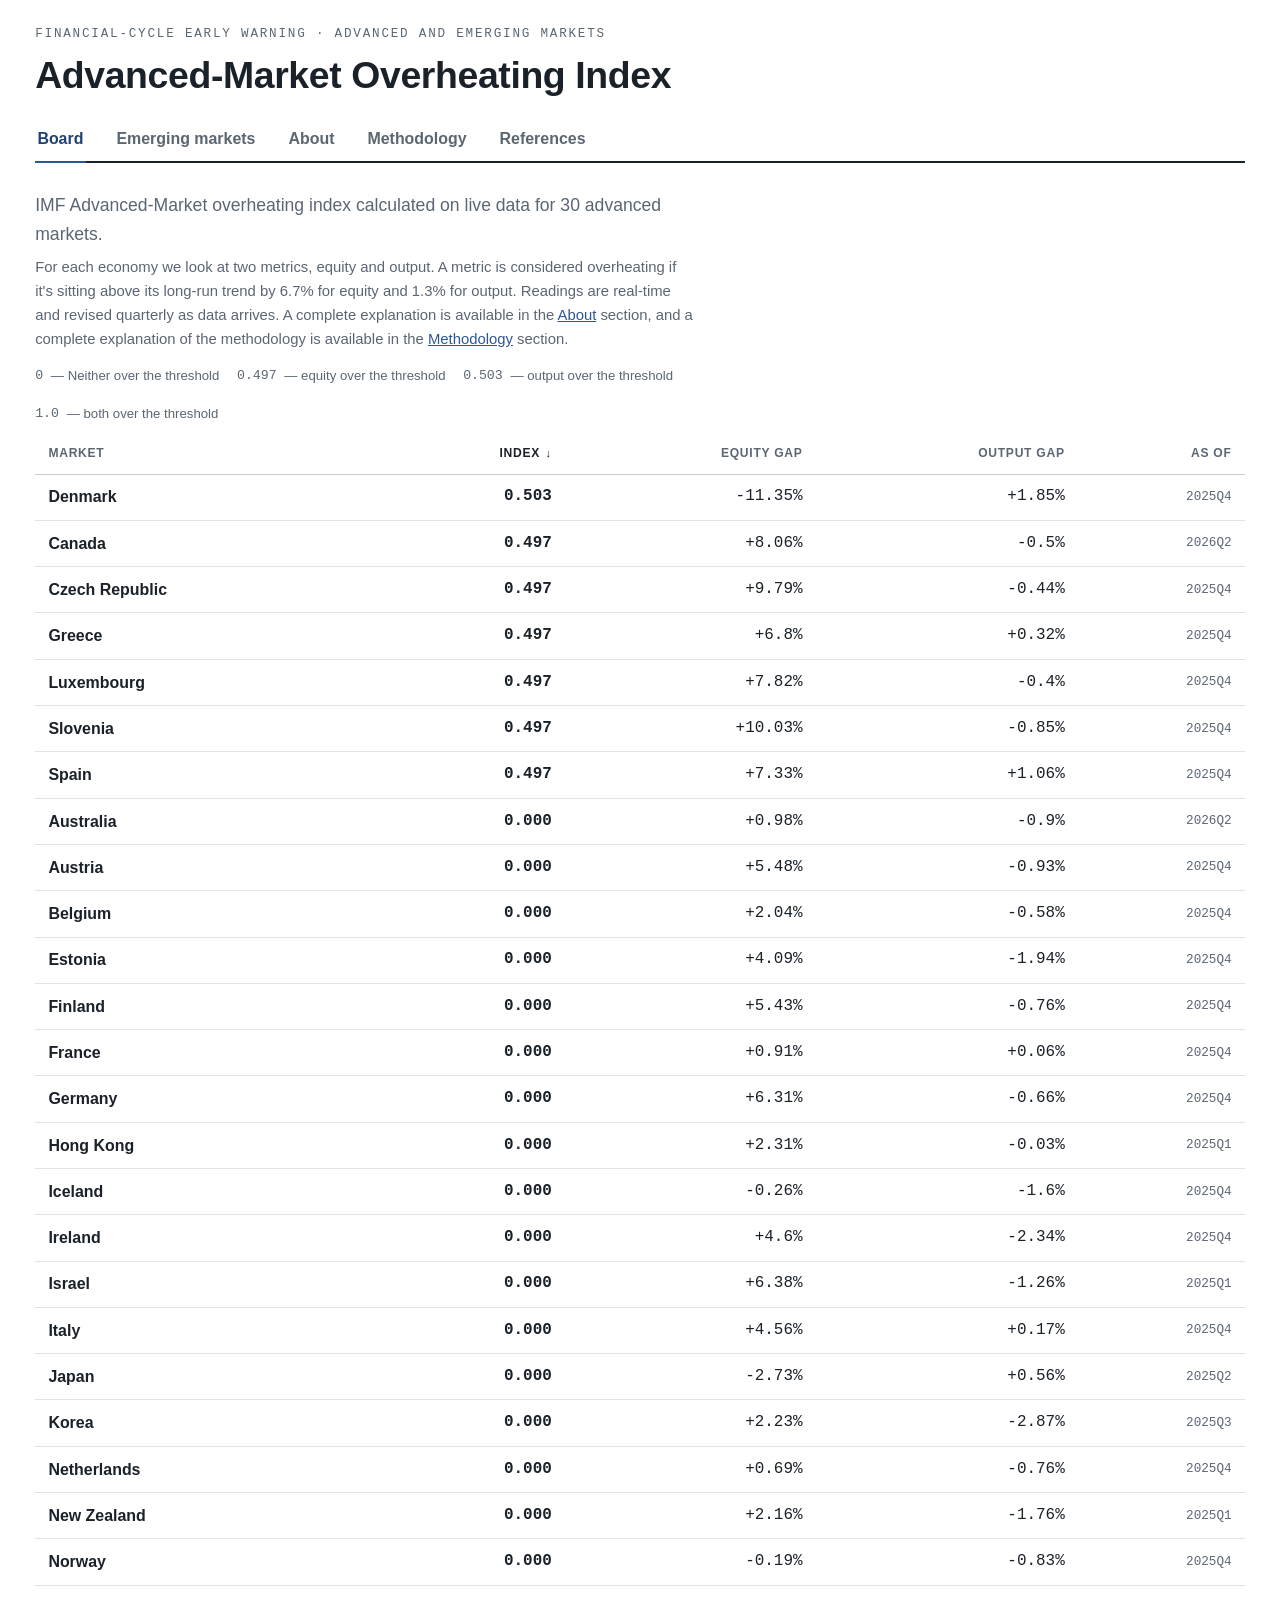
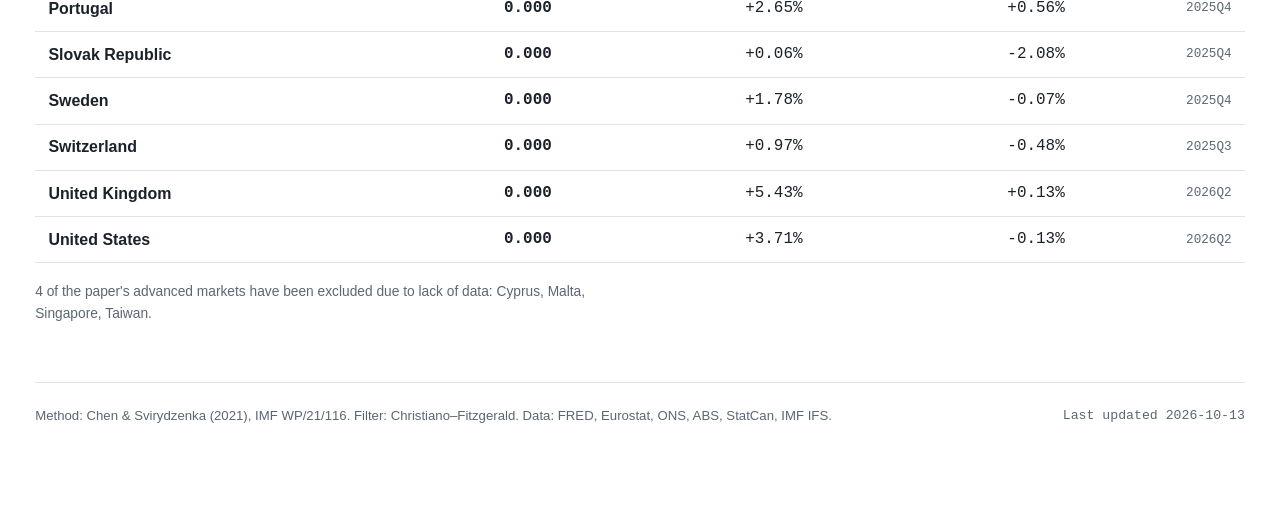
<file: docs/index.html>
<!doctype html>
<html lang="en">
<head>
<meta charset="utf-8">
<meta name="viewport" content="width=device-width,initial-scale=1">
<title>Financial Cycles — Advanced-Market Overheating Index</title>
<link rel="icon" href="data:image/svg+xml,<svg xmlns=%22http://www.w3.org/2000/svg%22 viewBox=%220 0 100 100%22><text y=%22.9em%22 font-size=%2290%22>🌡️</text></svg>">
<link rel="stylesheet" href="styles.css">
</head>
<body>
<div id="tt" role="status" aria-live="off"></div>
<div id="qmenu"></div>

<main class="wrap">
  <div class="mast">
    <div class="kicker">Financial-cycle early warning &middot; Advanced and emerging markets</div>
    <h1 id="pageTitle">Advanced-Market Overheating Index</h1>
    <nav class="tabs">
      <a class="tab active" href="#board" data-view="board">Board</a>
      <a class="tab" href="#emerging" data-view="emerging">Emerging markets</a>
      <a class="tab" href="about.html">About</a>
      <a class="tab" href="methodology.html">Methodology</a>
      <a class="tab" href="references.html">References</a>
    </nav>
  </div>

  <!-- ===================== BOARD ===================== -->
  <div class="view active" id="board">
    <section style="margin-top:26px">
      <div class="sec-head">
        <p class="lede">IMF Advanced-Market overheating index calculated on live data for
          <span id="ovN"></span> advanced markets.</p>
        <p class="boardnote">For each economy we look at two metrics, equity and output.
          A metric is considered overheating if it's sitting above its long-run trend by
          6.7% for equity and 1.3% for output. Readings are real-time and revised quarterly as data arrives.
          A complete explanation is available in the <a href="about.html">About</a>
          section, and a complete explanation of the methodology is available in the
          <a href="methodology.html">Methodology</a> section.</p>
        <div class="strip-legend" style="margin-top:12px">
          <span><span class="mono">0</span> — Neither over the threshold</span>
          <span><span class="mono">0.497</span> — equity over the threshold</span>
          <span><span class="mono">0.503</span> — output over the threshold</span>
          <span><span class="mono">1.0</span> — both over the threshold</span>
        </div>
      </div>
      <table class="board" id="board-table">
        <thead><tr>
          <th data-sort="name">Market</th>
          <th data-sort="oi"  class="r" aria-sort="descending">Index</th>
          <th data-sort="eq"  class="r">Equity gap</th>
          <th data-sort="gd"  class="r">Output gap</th>
          <th data-sort="q"   class="r">As of</th>
        </tr></thead>
        <tbody></tbody>
      </table>
      <p class="cap" id="coverage"></p>
    </section>
  </div>

  <!-- ===================== EMERGING MARKETS ===================== -->
  <div class="view" id="emerging">
    <section style="margin-top:26px">
      <h2>Emerging-market cycle monitors</h2>
      <p class="boardnote">Exploratory credit/equity/property index for <span id="emCount"></span>
        emerging markets with complete data. The index uses thresholds
        of +2.9%, +10.3%, and +7.5% and normalized weights of
        0.242, 0.373, and 0.385, respectively. Filter bands are credit 5–43, equity 8–18,
        and property 4–29 quarters. Markets without all three required series are excluded;
        no partial index is calculated.</p>
      <table class="board" id="em-board">
        <thead><tr>
          <th data-sort="name">Market</th>
          <th data-sort="oi" class="r" aria-sort="descending">Index</th>
          <th data-sort="credit" class="r">Credit gap</th>
          <th data-sort="equity" class="r">Real equity gap</th>
          <th data-sort="property" class="r">Property gap</th>
          <th data-sort="q" class="r">As of</th>
        </tr></thead>
        <tbody></tbody>
      </table>
      <p class="cap" id="emCoverage"></p>
    </section>
  </div>

  <!-- ===================== DETAIL ===================== -->
  <div class="view" id="detail">
    <button class="backbtn" id="back">&larr; All markets</button>
    <p class="eyebrow" id="dEyebrow">Advanced-market overheating</p>
    <div class="verdict" id="verdict"></div>
    <section>
      <figure id="equityFigure">
        <div class="fig-head">
          <span class="fig-title">Real equity-price gap</span>
          <span class="fig-note" id="equityNote">threshold <span class="mono">+6.7%</span> &middot; band 8–22 quarters</span>
        </div>
        <div id="chartEquity"></div>
      </figure>
      <figure id="gdpFigure">
        <div class="fig-head">
          <span class="fig-title">Output gap</span>
          <span class="fig-note" id="gdpNote">threshold <span class="mono">+1.3%</span> &middot; band 3–51 quarters</span>
        </div>
        <div id="chartGdp"></div>
      </figure>
      <figure id="creditFigure" hidden>
        <div class="fig-head">
          <span class="fig-title">Credit gap</span>
          <span class="fig-note" id="creditNote"></span>
        </div>
        <div id="chartCredit"></div>
      </figure>
      <figure id="propertyFigure" hidden>
        <div class="fig-head">
          <span class="fig-title">Property gap</span>
          <span class="fig-note" id="propertyNote"></span>
        </div>
        <div id="chartProperty"></div>
      </figure>
    </section>
    <section id="signalSection">
      <div class="sec-head">
        <h2>The signal each quarter</h2>
        <p>Each cell is what the index would have measured at each quarter.
          Dark underlines mark systemic banking crises as defined by Laeven&ndash;Valencia
          (2026 update, WP/26/94). Because the crisis window is capped at five years,
          a fading tail indicates that the episode may have continued beyond that limit,
          but after the cap it is no longer considered a formal crisis by the database.
          The database observes 1970&ndash;2025.</p>
      </div>
      <figure>
        <div id="strip"></div>
        <div class="strip-legend">
          <span><span class="swatch" style="background:var(--calm)"></span> Calm</span>
          <span><span class="swatch" style="background:var(--heat-1)"></span> One signal over threshold</span>
          <span><span class="swatch" style="background:var(--heat-2)"></span> Both over threshold</span>
          <span><span class="swatch-line"></span> Systemic banking crisis, as defined by
            <a href="https://www.imf.org/en/publications/wp/issues/2026/05/14/systemic-banking-crises-database-1970-2025-576036" target="_blank" rel="noopener">Laeven &amp; Valencia</a></span>
          <span id="lvDots"><span class="swatch-dots"></span> Time not covered by Laeven &amp; Valencia (1970&ndash;2025)</span>
        </div>
      </figure>
    </section>
    <div class="callout" id="dCaveat"></div>
  </div>
  <footer id="pageFooter">
    <span>Method: Chen &amp; Svirydzenka (2021), IMF WP/21/116. Filter: Christiano–Fitzgerald.
      Data: FRED, Eurostat, ONS, ABS, StatCan, IMF IFS.</span>
    <span id="ovVintage" class="mono"></span>
  </footer>
</main>

<script src="index_data.js"></script>
<script>
const $=(s,el=document)=>el.querySelector(s);
const NS="http://www.w3.org/2000/svg";
const el=(t,a,p)=>{const e=document.createElementNS(NS,t);for(const k in a)e.setAttribute(k,a[k]);if(p)p.appendChild(e);return e;};
const qNum=q=>{const m=/^(\d{4})Q(\d)$/.exec(q);return +m[1]+(+m[2]-1)/4;};
const css=v=>getComputedStyle(document.documentElement).getPropertyValue(v).trim();
const markets=[...DATA.countries,...(DATA.emerging_markets||[])];
const byName=Object.fromEntries(markets.map(c=>[c.name,c]));
const tt=$("#tt");
function showTT(html,x,y){tt.innerHTML=html;tt.style.opacity=1;const w=tt.offsetWidth,h=tt.offsetHeight;
  let L=x+14,T=y-h-12;if(L+w>innerWidth-8)L=x-w-14;if(T<8)T=y+16;tt.style.left=L+"px";tt.style.top=T+"px";}
function hideTT(){tt.style.opacity=0;}
const sign=v=>(v>0?"+":"")+v;

/* ---------- board grid ---------- */
(function(){
  $("#ovN").textContent=DATA.summary.n;
  const tbody=$("#board-table tbody");
  const key={name:c=>c.name,oi:c=>c.latest.oi,eq:c=>c.latest.eq,gd:c=>c.latest.gd,q:c=>c.latest.q};
  let sortBy="oi",desc=true;
  function draw(){
    const rows=[...DATA.countries].sort((a,b)=>{
      const x=key[sortBy](a),y=key[sortBy](b);
      const d=typeof x==="string"?x.localeCompare(y):x-y;
      return (desc?-d:d)||a.name.localeCompare(b.name);   // name breaks every tie
    });
    tbody.innerHTML="";
    rows.forEach(c=>{
      const L=c.latest,tr=document.createElement("tr");
      tr.tabIndex=0; tr.setAttribute("role","link");
      tr.setAttribute("aria-label",`${c.name}, index ${L.oi.toFixed(3)}, equity gap ${sign(L.eq)} percent, output gap ${sign(L.gd)} percent, as of ${L.q}`);
      tr.innerHTML=`<td class="nm">${c.name}</td>
        <td class="oi">${L.oi.toFixed(3)}</td>
        <td class="num">${sign(L.eq)}%</td>
        <td class="num">${sign(L.gd)}%</td>
        <td class="q">${L.q}</td>`;
      tr.addEventListener("click",()=>showDetail(c.name));
      tr.addEventListener("keydown",e=>{if(e.key==="Enter"||e.key===" "){e.preventDefault();showDetail(c.name);}});
      tbody.appendChild(tr);
    });
    $("#board-table").querySelectorAll("th[data-sort]").forEach(th=>{
      const on=th.dataset.sort===sortBy;
      th.classList.toggle("sorted",on);
      if(on)th.setAttribute("aria-sort",desc?"descending":"ascending"); else th.removeAttribute("aria-sort");
    });
  }
  $("#board-table").querySelectorAll("th[data-sort]").forEach(th=>{
    th.addEventListener("click",()=>{
      const k=th.dataset.sort;
      if(k===sortBy)desc=!desc; else {sortBy=k;desc=k!=="name";}  // text sorts A-Z, numbers high-first
      draw();
    });
  });
  draw();
  $("#coverage").innerHTML=`${DATA.dropped.length} of the paper's advanced markets have been
    excluded due to lack of data: ${DATA.dropped.join(", ")}.`;
  const monitors=DATA.emerging_markets||[];
  $("#emCount").textContent=DATA.summary.n_emerging_scored;
  const emergingDropped=DATA.emerging_dropped||[];
  $("#emCoverage").innerHTML=`${emergingDropped.length} of the paper's emerging markets have been
    excluded due to lack of data: ${emergingDropped.join(", ")}.`;
  const emBody=$("#em-board tbody");
  const emKey={
    name:c=>c.name,
    oi:c=>c.latest.oi,
    credit:c=>c.latest.credit,
    equity:c=>c.latest.equity,
    property:c=>c.latest.property,
    q:c=>c.latest.q,
  };
  let emSortBy="oi",emDesc=true;
  function drawEmerging(){
    const rows=[...monitors].sort((a,b)=>{
      const x=emKey[emSortBy](a),y=emKey[emSortBy](b);
      const d=typeof x==="string"?x.localeCompare(y):x-y;
      return (emDesc?-d:d)||a.name.localeCompare(b.name);
    });
    emBody.innerHTML="";
    rows.forEach(c=>{
      const tr=document.createElement("tr");
      const L=c.latest;
      tr.tabIndex=0;tr.setAttribute("role","link");
      tr.setAttribute("aria-label",`${c.name}, exploratory index ${L.oi.toFixed(3)}, credit gap ${sign(L.credit)} percent, equity gap ${sign(L.equity)} percent, property gap ${sign(L.property)} percent, as of ${L.q}`);
      tr.innerHTML=`<td class="nm">${c.name}</td>
        <td class="oi">${L.oi.toFixed(3)}</td>
        <td class="num">${sign(L.credit)}%</td><td class="num">${sign(L.equity)}%</td>
        <td class="num">${sign(L.property)}%</td><td class="q">${L.q}</td>`;
      tr.addEventListener("click",()=>showDetail(c.name));
      tr.addEventListener("keydown",e=>{if(e.key==="Enter"||e.key===" "){e.preventDefault();showDetail(c.name);}});
      emBody.appendChild(tr);
    });
    $("#em-board").querySelectorAll("th[data-sort]").forEach(th=>{
      const on=th.dataset.sort===emSortBy;
      th.classList.toggle("sorted",on);
      if(on)th.setAttribute("aria-sort",emDesc?"descending":"ascending"); else th.removeAttribute("aria-sort");
    });
  }
  $("#em-board").querySelectorAll("th[data-sort]").forEach(th=>{
    th.addEventListener("click",()=>{
      const k=th.dataset.sort;
      if(k===emSortBy)emDesc=!emDesc;
      else {emSortBy=k;emDesc=k!=="name";}
      drawEmerging();
    });
  });
  drawEmerging();
  const vs=[...DATA.countries,...monitors].map(c=>c.vintage).filter(Boolean).sort();
  $("#ovVintage").textContent="Last updated "+(vs[vs.length-1]||"");
})();

/* ---------- charts ---------- */
function niceTicks(a,b,n){const span=b-a,step0=span/n,mag=Math.pow(10,Math.floor(Math.log10(step0)));
  const norm=step0/mag,step=(norm>=5?5:norm>=2?2:norm>=1?1:0.5)*mag;
  const out=[];for(let t=Math.ceil(a/step)*step;t<=b+1e-9;t+=step)out.push(+t.toFixed(2));return out;}
function lineChart(hostSel,opts){
  const host=$(hostSel); host.innerHTML="";
  const {pts,threshold,name}=opts, W=880,H=opts.height||230,padL=44,padR=16,padT=16,padB=26;
  const xs=[],ys=[];pts.forEach(p=>{if(p.y!=null){xs.push(p.x);ys.push(p.y);}});
  if(!xs.length)return; if(threshold!=null)ys.push(threshold);
  const x0=Math.min(...xs),x1=Math.max(...xs);let y0=Math.min(...ys),y1=Math.max(...ys);
  const pad=(y1-y0)*0.1||1;y0-=pad;y1+=pad;
  const sx=v=>padL+(v-x0)/(x1-x0)*(W-padL-padR),sy=v=>padT+(1-(v-y0)/(y1-y0))*(H-padT-padB);
  const svg=el("svg",{viewBox:`0 0 ${W} ${H}`,class:"chart",role:"img","aria-label":opts.aria||name},host);
  if(threshold!=null){el("rect",{x:padL,y:padT,width:W-padL-padR,height:Math.max(sy(threshold)-padT,0),fill:css('--zone')},svg);}
  niceTicks(y0,y1,4).forEach(tk=>{const gy=sy(tk);
    el("line",{x1:padL,x2:W-padR,y1:gy,y2:gy,stroke:css('--grid'),"stroke-width":1},svg);
    const t=el("text",{x:padL-8,y:gy+3.5,fill:css('--muted'),"font-size":11,"text-anchor":"end","font-family":css('--mono')},svg);
    t.textContent=(tk>0?"+":"")+tk;});
  if(y0<0&&y1>0)el("line",{x1:padL,x2:W-padR,y1:sy(0),y2:sy(0),stroke:css('--border-strong'),"stroke-width":1},svg);
  if(threshold!=null)el("line",{x1:padL,x2:W-padR,y1:sy(threshold),y2:sy(threshold),stroke:css('--heat-1'),"stroke-width":1.5,"stroke-dasharray":"5 4"},svg);
  for(let yr=Math.ceil(x0/10)*10;yr<=x1;yr+=10){const t=el("text",{x:sx(yr),y:H-8,fill:css('--muted'),"font-size":11,"text-anchor":"middle","font-family":css('--mono')},svg);t.textContent=yr;}
  let d="",started=false;pts.forEach(p=>{if(p.y==null){started=false;return;}d+=(started?"L":"M")+sx(p.x).toFixed(1)+" "+sy(p.y).toFixed(1)+" ";started=true;});
  el("path",{d,fill:"none",stroke:css('--data'),"stroke-width":2,"stroke-linejoin":"round","stroke-linecap":"round"},svg);
  const last=[...pts].reverse().find(p=>p.y!=null);
  if(last)el("circle",{cx:sx(last.x),cy:sy(last.y),r:3.4,fill:css('--data'),stroke:css('--surface'),"stroke-width":1.5},svg);
  const cross=el("line",{x1:0,x2:0,y1:padT,y2:H-padB,stroke:css('--border-strong'),"stroke-width":1,opacity:0},svg);
  const dot=el("circle",{r:4,fill:css('--data'),stroke:css('--surface'),"stroke-width":1.5,opacity:0},svg);
  const hit=el("rect",{x:padL,y:padT,width:W-padL-padR,height:H-padT-padB,fill:"transparent"},svg);hit.style.cursor="crosshair";
  svg.addEventListener("mousemove",ev=>{const r=svg.getBoundingClientRect(),mx=(ev.clientX-r.left)/r.width*W;
    let best=null,bd=1e9;pts.forEach(p=>{if(p.y==null)return;const dd=Math.abs(sx(p.x)-mx);if(dd<bd){bd=dd;best=p;}});
    if(!best)return;const gx=sx(best.x);cross.setAttribute("x1",gx);cross.setAttribute("x2",gx);cross.setAttribute("opacity",1);
    dot.setAttribute("cx",gx);dot.setAttribute("cy",sy(best.y));dot.setAttribute("opacity",1);
    showTT(`<div class="tq">${best.q}</div>${name}: <b>${(best.y>0?'+':'')+best.y}%</b>`,ev.clientX,ev.clientY);});
  svg.addEventListener("mouseleave",()=>{hideTT();cross.setAttribute("opacity",0);dot.setAttribute("opacity",0);});
}
function buildStrip(rows,c){
  const crises=c.crises;
  const host=$("#strip");host.innerHTML="";
  // cells are at least 12px wide; short histories stretch to fill the figure exactly,
  // long ones keep the minimum and scroll horizontally
  const MIN=12,H=136,padL=8,padR=8,padT=14,padB=32,n=rows.length;
  const avail=host.clientWidth-padL-padR;
  const cw=Math.max(MIN,avail>0?avail/n:MIN);
  const W=padL+padR+n*cw;
  const x0=qNum(rows[0].q),x1=qNum(rows[n-1].q)+0.25,sx=v=>padL+(v-x0)/(x1-x0)*(W-padL-padR);
  const svg=el("svg",{viewBox:`0 0 ${W} ${H}`,width:W,height:H,class:"stripchart",role:"img","aria-label":"Overheating index by quarter"},host);
  const col=r=>r.oi>=0.99?css('--heat-2'):r.oi>0?css('--heat-1'):css('--calm');
  const yTop=padT,yH=H-padT-padB;
  const gap=Math.max(1.4,cw*0.12);
  rows.forEach((r,i)=>{const rx=sx(qNum(r.q));const rect=el("rect",{x:rx.toFixed(2),y:yTop,width:(cw-gap).toFixed(2),height:yH,rx:1.5,fill:col(r),"data-i":i},svg);rect.style.cursor="pointer";});
  const y0=Math.ceil(qNum(rows[0].q)/5)*5;
  for(let yr=y0;yr<=qNum(rows[n-1].q);yr+=5){const gx=sx(yr);
    el("line",{x1:gx,x2:gx,y1:yTop+yH,y2:yTop+yH+4,stroke:css('--border-strong'),"stroke-width":1},svg);
    const t=el("text",{x:gx,y:H-8,fill:css('--muted'),"font-size":11,"text-anchor":"middle","font-family":css('--mono')},svg);t.textContent=yr;}
  // Laeven-Valencia systemic banking-crisis eras: dark underline beneath the cells.
  // Truncated end dates (durations capped at 5 yrs in the database) trail off in a fade.
  // Outside the observation window of the database (1970-2025) the track turns dotted:
  // there, "no bar" means "no data", not "no crisis".
  const LV0=1970,LV1=2026,yBar=yTop+yH+6,hBar=3.5;  // L&V WP/26/94 observes 1970-2025
  // draw the "not covered" track only when the uncovered span exceeds a year — invisible
  // today, it re-appears by itself as post-2025 quarters accumulate ahead of the next update
  let dotsDrawn=false;
  const dotted=(a,b)=>{if(b-a<=1)return;dotsDrawn=true;
    el("line",{x1:sx(a).toFixed(2),x2:sx(b).toFixed(2),y1:yBar+hBar/2,y2:yBar+hBar/2,
      stroke:css('--border-strong'),"stroke-width":1.5,"stroke-dasharray":"2 5"},svg);};
  dotted(x0,Math.min(x1,LV0));
  dotted(Math.max(x0,LV1),x1);
  const dl=$("#lvDots");if(dl)dl.style.display=dotsDrawn?"":"none";
  if(crises&&crises.length){
    const defs=el("defs",{},svg);
    const gr=el("linearGradient",{id:"lvfade",x1:0,y1:0,x2:1,y2:0},defs);
    el("stop",{offset:"0%","stop-color":css('--ink'),"stop-opacity":.8},gr);
    el("stop",{offset:"100%","stop-color":css('--ink'),"stop-opacity":0},gr);
    crises.forEach(ep=>{
      const xA=Math.max(x0,ep.start),xB=Math.min(x1,ep.end+1);
      if(xB<=xA)return;
      el("rect",{x:sx(xA).toFixed(2),y:yBar,width:(sx(xB)-sx(xA)).toFixed(2),height:hBar,rx:1,
        fill:css('--ink'),opacity:.8},svg);
      if(ep.truncated&&ep.end+1<x1){
        const fB=Math.min(x1,ep.end+2.5);
        el("rect",{x:sx(xB).toFixed(2),y:yBar,width:(sx(fB)-sx(xB)).toFixed(2),height:hBar,
          fill:"url(#lvfade)"},svg);}
    });}
  host.scrollLeft=host.scrollWidth; // land on the most recent quarters
  svg.addEventListener("mousemove",ev=>{const t=ev.target;if(t.tagName!=="rect"||t.getAttribute("data-i")===null){hideTT();return;}
    const r=rows[+t.getAttribute("data-i")];const st=r.oi>=0.99?"Both over threshold":r.oi>0?(r.fe?"Equity over threshold":"Output over threshold"):"Calm";
    const yr=Math.floor(qNum(r.q));
    const ep=(crises||[]).find(e=>yr>=e.start&&yr<=e.end);
    const cx=ep?`<br>Systemic banking crisis${ep.borderline?" (borderline)":""} — L&amp;V`
      :(yr<1970||yr>2025)?`<br>not covered by Laeven–Valencia (1970–2025)`:"";
    showTT(`<div class="tq">${r.q}</div>OI <b>${r.oi.toFixed(3)}</b> &middot; ${st}${cx}`,ev.clientX,ev.clientY);});
  svg.addEventListener("mouseleave",hideTT);
  svg.addEventListener("click",ev=>{const t=ev.target;
    if(t.tagName!=="rect"||t.getAttribute("data-i")===null)return;
    ev.stopPropagation();hideTT();
    openQMenu(c,rows[+t.getAttribute("data-i")],ev.clientX,ev.clientY);});
}
/* click-a-quarter popover: source-data links for the chosen quarter */
const qm=$("#qmenu");
function openQMenu(c,r,x,y){
  const yr=Math.floor(qNum(r.q)),now=new Date().getFullYear();
  const win=rid=>`https://fred.stlouisfed.org/series/${rid}?cosd=${yr-3}-01-01&coed=${Math.min(yr+3,now)}-12-31`;
  const A=(href,txt)=>`<a href="${href}" target="_blank" rel="noopener">${txt} &nearr;</a>`;
  let h=`<div class="tq">${c.name} &middot; ${r.q}</div>`;
  const sourceLabels={credit:"Credit",equity:"Share prices",property:"Real residential property prices",gdp:"Real GDP"};
  for(const [key,source] of Object.entries(c.links||{})){
    const label=sourceLabels[key]||key;
    if(source.p==="fred"||source.p==="fred_graph")
      h+=A(win(source.rid),`${label} around ${yr} — FRED`);
    else if(source.p==="imf_ifs")
      h+=A(`https://db.nomics.world/IMF/IFS/${source.rid}`,`${label} — IMF IFS`);
  }
  if(c.group!=="emerging"){
    const ep=(c.crises||[]).find(e=>yr>=e.start&&yr<=e.end);
    if(ep)h+=`<div class="cx">Systemic banking crisis era (Laeven&ndash;Valencia${ep.borderline?", borderline":""}), ${ep.start}&ndash;${ep.end}${ep.truncated?" (capped)":""}</div>`;
    else if(yr<1970||yr>2025)h+=`<div class="cx">This quarter is outside the Laeven&ndash;Valencia
      database&#39;s observation window (1970&ndash;2025) — it can neither confirm nor rule out
      a crisis here.</div>`;
  }
  qm.innerHTML=h;qm.style.display="block";
  const w=qm.offsetWidth,hh=qm.offsetHeight;
  qm.style.left=Math.min(x+12,innerWidth-w-8)+"px";
  qm.style.top=Math.min(y+12,innerHeight-hh-8)+"px";
}
document.addEventListener("click",e=>{if(qm.style.display==="block"&&!qm.contains(e.target))qm.style.display="none";});
document.addEventListener("keydown",e=>{if(e.key==="Escape")qm.style.display="none";});

/* ---------- detail ---------- */
let current=null;
function renderDetail(c){
  const emerging=c.group==="emerging";
  const emergingCharts={credit:"#chartCredit",equity:"#chartEquity",property:"#chartProperty"};
  $("#signalSection").hidden=emerging;
  $("#verdict").classList.toggle("emerging",emerging);
  if(emerging){
    const L=c.latest;
    const components=["credit","equity","property"];
    const labels={credit:"Credit",equity:"Equity",property:"Property"};
    const figures={credit:"#creditFigure",equity:"#equityFigure",property:"#propertyFigure"};
    const notes={credit:"#creditNote",equity:"#equityNote",property:"#propertyNote"};
    $("#dEyebrow").textContent=`Emerging-market monitor · ${c.name}`;
    $("#verdict").innerHTML=`<div class="dial"><div class="num">${L.oi.toFixed(3)}</div></div>
      <div class="vbody"><h2>${c.name} &mdash; exploratory index · ${L.q}</h2>
      <div class="readouts">
        ${components.map(component=>`<div class="readout"><div class="k">${labels[component]} gap</div><div class="v">${sign(L[component])}% <small>vs +${DATA.emerging_method.thresholds[component]}%</small></div></div>`).join("")}
      </div></div>`;
    components.forEach(component=>{
      $(figures[component]).hidden=false;
      $(notes[component]).textContent=`threshold +${DATA.emerging_method.thresholds[component]}% · band ${DATA.emerging_method.bands[component].join("–")} quarters`;
    });
    $("#gdpFigure").hidden=true;
    $("#dCaveat").innerHTML=`<b>Exploratory, not calibrated for emerging markets.</b> The index
      uses credit, equity, and property thresholds (+${DATA.emerging_method.thresholds.credit}%,
      +${DATA.emerging_method.thresholds.equity}%, +${DATA.emerging_method.thresholds.property}%)
      and normalized weights (${DATA.emerging_method.weights.credit},
      ${DATA.emerging_method.weights.equity}, ${DATA.emerging_method.weights.property}).
      All gaps and the score are reported as of the latest quarter with complete inputs (${L.q}).`;
    components.forEach(component=>{
      c[component]=c[component].filter(point=>qNum(point.q)<=qNum(L.q));
    });
  }else{
    const L=c.latest;
    $("#dEyebrow").textContent=`Advanced-market overheating · ${c.name}`;
    $("#verdict").innerHTML=`
      <div class="dial"><div class="num">${L.oi.toFixed(3)}</div></div>
      <div class="vbody">
        <h2>${c.name} &mdash; ${L.q}</h2>
        <div class="readouts">
          <div class="readout"><div class="k">Equity-price gap</div>
            <div class="v">${sign(L.eq)}% <small>vs +${DATA.thresholds.equity}% threshold</small></div></div>
          <div class="readout"><div class="k">Output gap</div>
            <div class="v">${sign(L.gd)}% <small>vs +${DATA.thresholds.gdp}% threshold</small></div></div>
        </div>
      </div>`;
    $("#equityNote").innerHTML=`threshold <span class="mono">+${DATA.thresholds.equity}%</span> &middot; band 8–22 quarters`;
    $("#gdpNote").innerHTML=`threshold <span class="mono">+${DATA.thresholds.gdp}%</span> &middot; band 3–51 quarters`;
    buildStrip(c.oi_hist,c);
    $("#dCaveat").innerHTML=`<b>Latest reading ${L.q}.</b><br>
      See <a href="methodology.html">Methodology</a> for how real-time readings work.`;
  }
  if(emerging){
    for(const component of ["credit","equity","property"]){
      lineChart(emergingCharts[component],{
        pts:c[component].map(d=>({q:d.q,x:qNum(d.q),y:d.v})),
        threshold:DATA.emerging_method.thresholds[component],
        name:`${component} gap`,aria:`${component} gap for ${c.name}`,
      });
    }
  }else{
    $("#creditFigure").hidden=true;
    $("#propertyFigure").hidden=true;
    $("#equityFigure").hidden=false;
    $("#gdpFigure").hidden=false;
    lineChart("#chartEquity",{pts:c.equity.map(d=>({q:d.q,x:qNum(d.q),y:d.v})),threshold:DATA.thresholds.equity,name:"Equity gap",aria:`Real equity-price gap for ${c.name}`});
    lineChart("#chartGdp",{pts:c.gdp.map(d=>({q:d.q,x:qNum(d.q),y:d.v})),threshold:DATA.thresholds.gdp,name:"Output gap",height:210,aria:`Output gap for ${c.name}`});
  }
}

/* ---------- view routing (market tabs <-> country detail; prose lives on its own pages) ---------- */
let listView="board";
function setView(v){
  for(const id of ["board","emerging","detail"])$("#"+id).classList.toggle("active",id===v);
  $("#pageFooter").hidden=v==="detail";
  const activeTab=v==="detail"?listView:v;
  $("#pageTitle").textContent=activeTab==="emerging"
    ?"Emerging-Market Cycle Monitor":"Advanced-Market Overheating Index";
  $("#back").textContent=activeTab==="emerging"?"← All emerging markets":"← All advanced markets";
  document.querySelectorAll(".tabs .tab[data-view]").forEach(tab=>
    tab.classList.toggle("active",tab.dataset.view===activeTab));
}
function showList(v,updateHash=true){
  listView=v;current=null;setView(v);
  if(updateHash)history.replaceState(null,"","#"+v);
  window.scrollTo(0,0);
}
function showBoard(){showList(listView);}
function showDetail(name){const c=byName[name];if(!c)return;current=name;
  listView=c.group==="emerging"?"emerging":"board";setView("detail");
  renderDetail(c);history.replaceState(null,"","#"+encodeURIComponent(name));window.scrollTo(0,0);}
$("#back").addEventListener("click",showBoard);
document.querySelectorAll(".tabs .tab[data-view]").forEach(tab=>
  tab.addEventListener("click",event=>{
    event.preventDefault();
    showList(tab.dataset.view);
  }));

/* deep-link on load (legacy tab hashes redirect to their own pages) */
(function(){const h=decodeURIComponent(location.hash.slice(1));
  if(h==="about")location.replace("about.html");
  else if(h==="methodology")location.replace("methodology.html");
  else if(h==="references")location.replace("references.html");
  else if(h==="emerging")showList("emerging",false);
  else if(h==="board")showList("board",false);
  else if(h&&byName[h])showDetail(h);})();
</script>
</body>
</html>
</file>
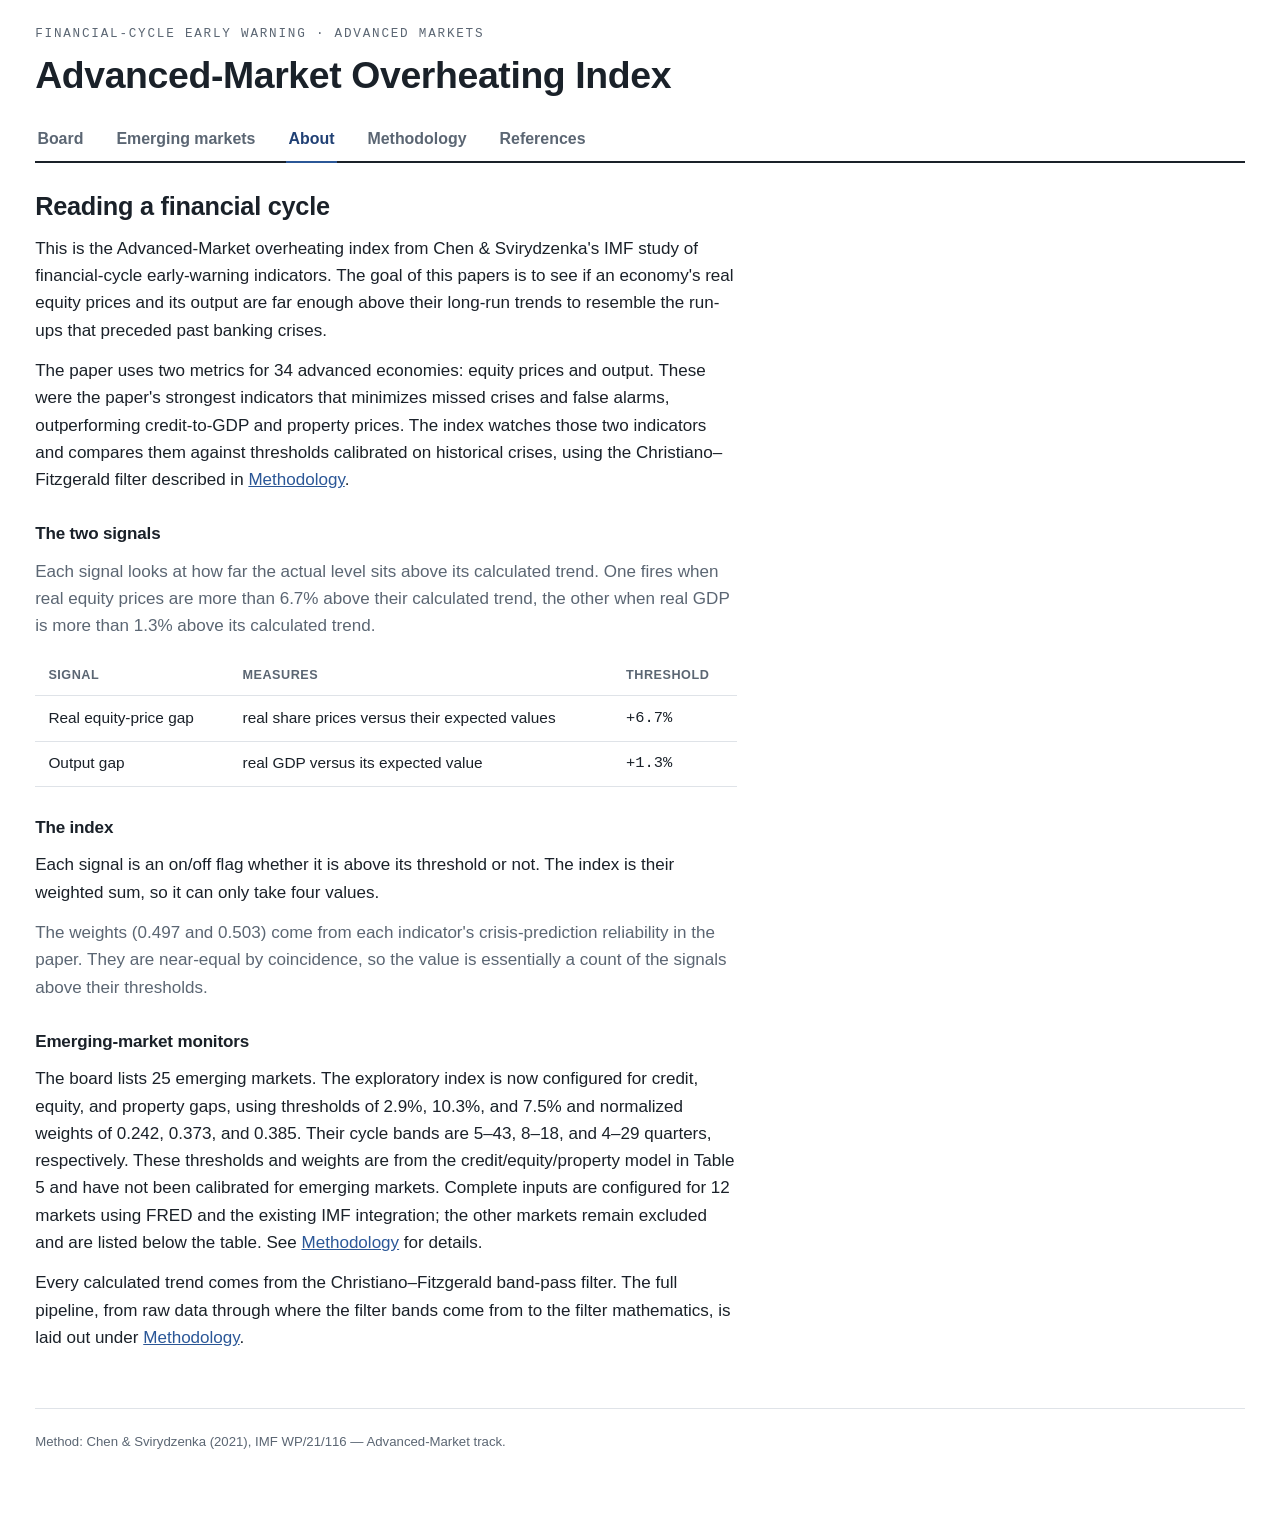
<file: docs/about.html>
<!doctype html>
<html lang="en">
<head>
<meta charset="utf-8">
<meta name="viewport" content="width=device-width,initial-scale=1">
<title>About — Advanced-Market Overheating Index</title>
<link rel="icon" href="data:image/svg+xml,<svg xmlns=%22http://www.w3.org/2000/svg%22 viewBox=%220 0 100 100%22><text y=%22.9em%22 font-size=%2290%22>🌡️</text></svg>">
<link rel="stylesheet" href="styles.css">
</head>
<body>
<main class="wrap">
  <div class="mast">
    <div class="kicker">Financial-cycle early warning &middot; Advanced markets</div>
    <h1>Advanced-Market Overheating Index</h1>
    <nav class="tabs">
      <a class="tab" href="index.html">Board</a>
      <a class="tab" href="index.html#emerging">Emerging markets</a>
      <a class="tab active" href="about.html">About</a>
      <a class="tab" href="methodology.html">Methodology</a>
      <a class="tab" href="references.html">References</a>
    </nav>
  </div>

  <!-- ===================== ABOUT ===================== -->
  <div class="view active" id="about">
    <section style="margin-top:26px">
      <div class="prose">
        <h2>Reading a financial cycle</h2>
        <p>This is the Advanced-Market overheating index from Chen &amp; Svirydzenka's IMF study
          of financial-cycle early-warning indicators. The goal of this papers is to see if an economy's real equity prices
          and its output are far enough above
          their long-run trends to resemble the run-ups that preceded past banking crises.</p>
        <p>The paper uses two metrics for 34 advanced economies: equity prices and output.
          These were the paper's strongest indicators that minimizes missed crises
          and false alarms, outperforming credit-to-GDP and property prices. The index watches
          those two indicators and compares them against thresholds calibrated on historical crises,
          using the Christiano–Fitzgerald filter described in <a href="methodology.html">Methodology</a>.
        </p>

        <h3>The two signals</h3>
        <p class="muted">Each signal looks at how far the actual level sits above its calculated trend.
           One fires when real equity prices are more than 6.7% above their calculated trend, the other when
           real GDP is more than 1.3% above its calculated trend.</p>
        <table class="defs">
          <thead><tr><th>Signal</th><th>Measures</th><th>Threshold</th></tr></thead>
          <tbody>
            <tr><td>Real equity-price gap</td><td>real share prices versus their expected values</td><td class="num">+6.7%</td></tr>
            <tr><td>Output gap</td><td>real GDP versus its expected value</td><td class="num">+1.3%</td></tr>
          </tbody>
        </table>

        <h3>The index</h3>
        <p>Each signal is an on/off flag whether it is above its threshold or not. The index is their weighted sum,
          so it can only take four values.</p>
        <p class="muted">The weights (0.497 and 0.503) come from each indicator's crisis-prediction
          reliability in the paper. They are near-equal by coincidence, so the value is essentially a
          count of the signals above their thresholds.</p>

        <h3>Emerging-market monitors</h3>
        <p>The board lists 25 emerging markets. The exploratory index is now configured for
          credit, equity, and property gaps, using thresholds of 2.9%, 10.3%, and 7.5% and
          normalized weights of 0.242, 0.373, and 0.385. Their cycle bands are 5–43, 8–18,
          and 4–29 quarters, respectively. These thresholds and weights are from the
          credit/equity/property model in Table 5 and have not been calibrated for emerging
          markets. Complete inputs are configured for 12 markets using FRED and the existing
          IMF integration; the other markets
          remain excluded and are listed below the table. See
          <a href="methodology.html">Methodology</a> for details.</p>

        <p>Every calculated trend comes from the Christiano–Fitzgerald
          band-pass filter. The full pipeline, from raw data through where the filter bands come
          from to the filter mathematics, is laid out under
          <a href="methodology.html">Methodology</a>.</p>
      </div>
      <footer>
        <span>Method: Chen &amp; Svirydzenka (2021), IMF WP/21/116 — Advanced-Market track.</span>
      </footer>
    </section>
  </div>
</main>
</body>
</html>
</file>
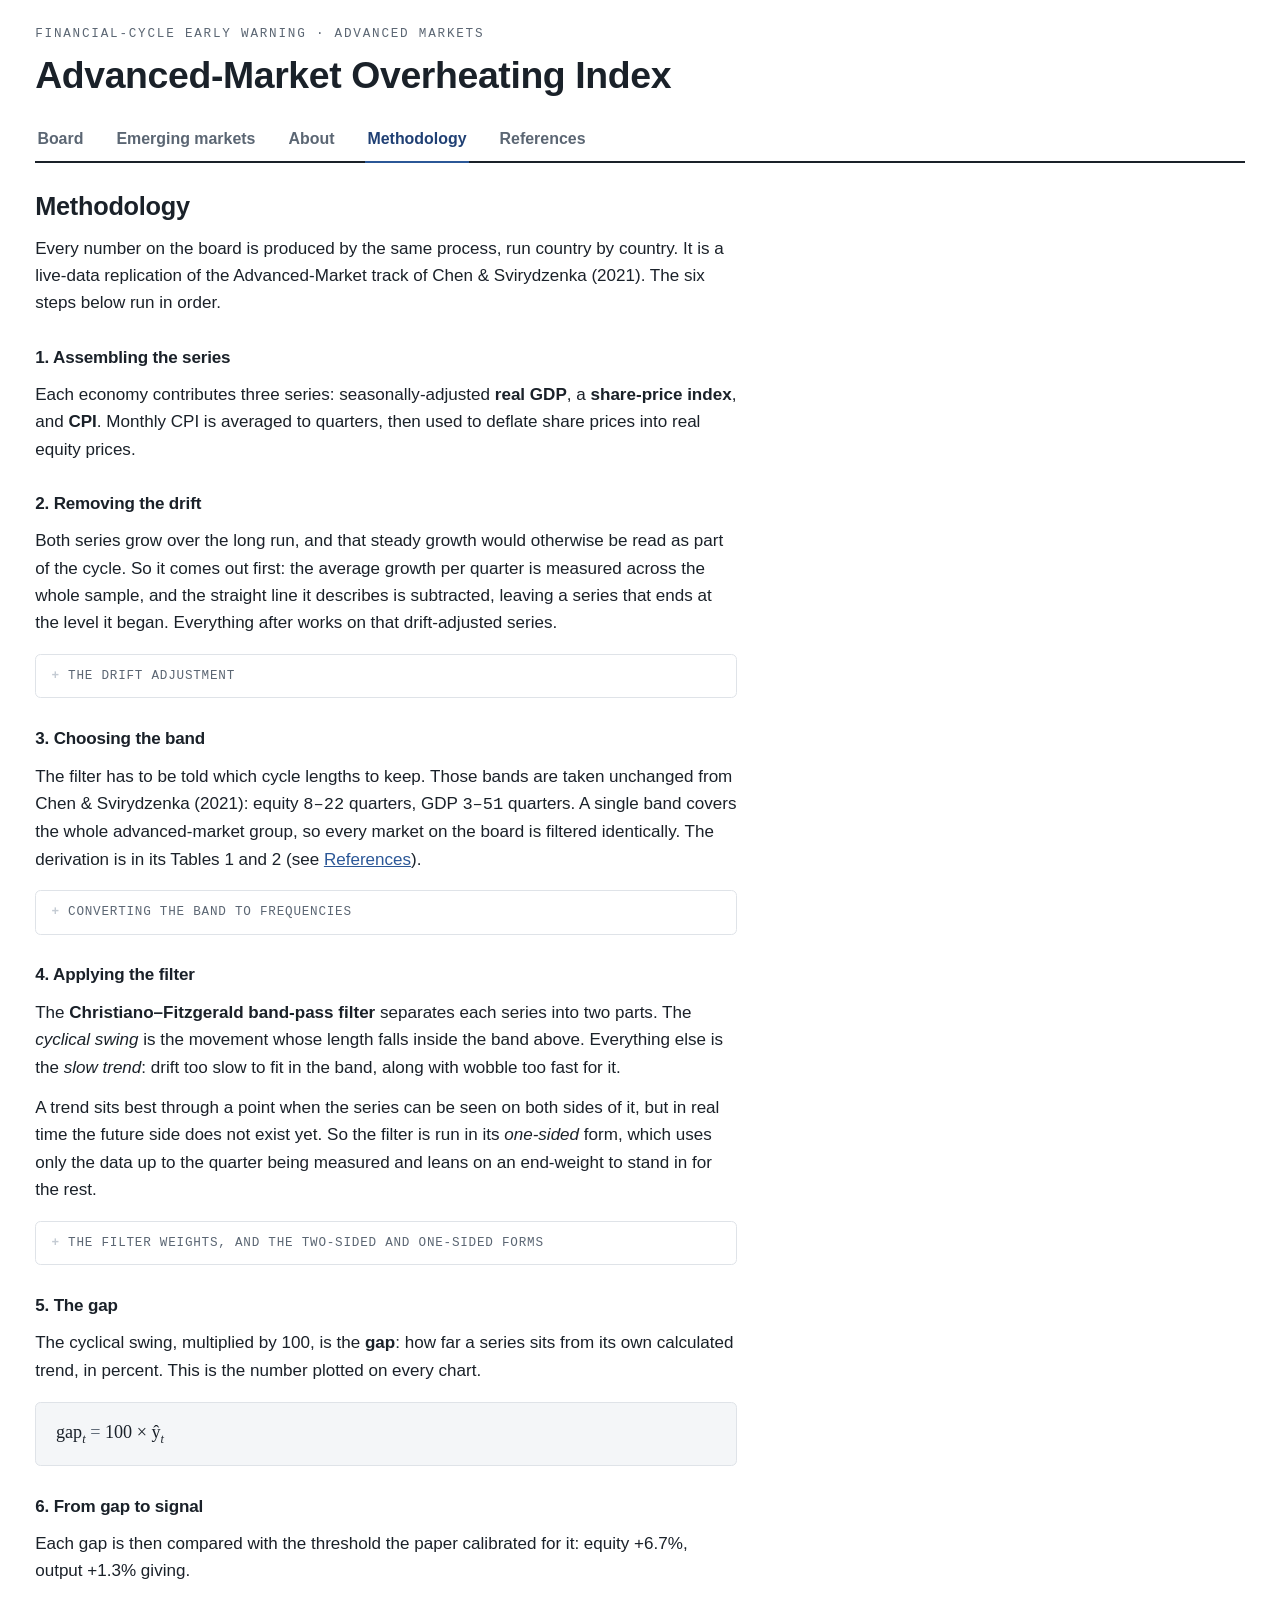
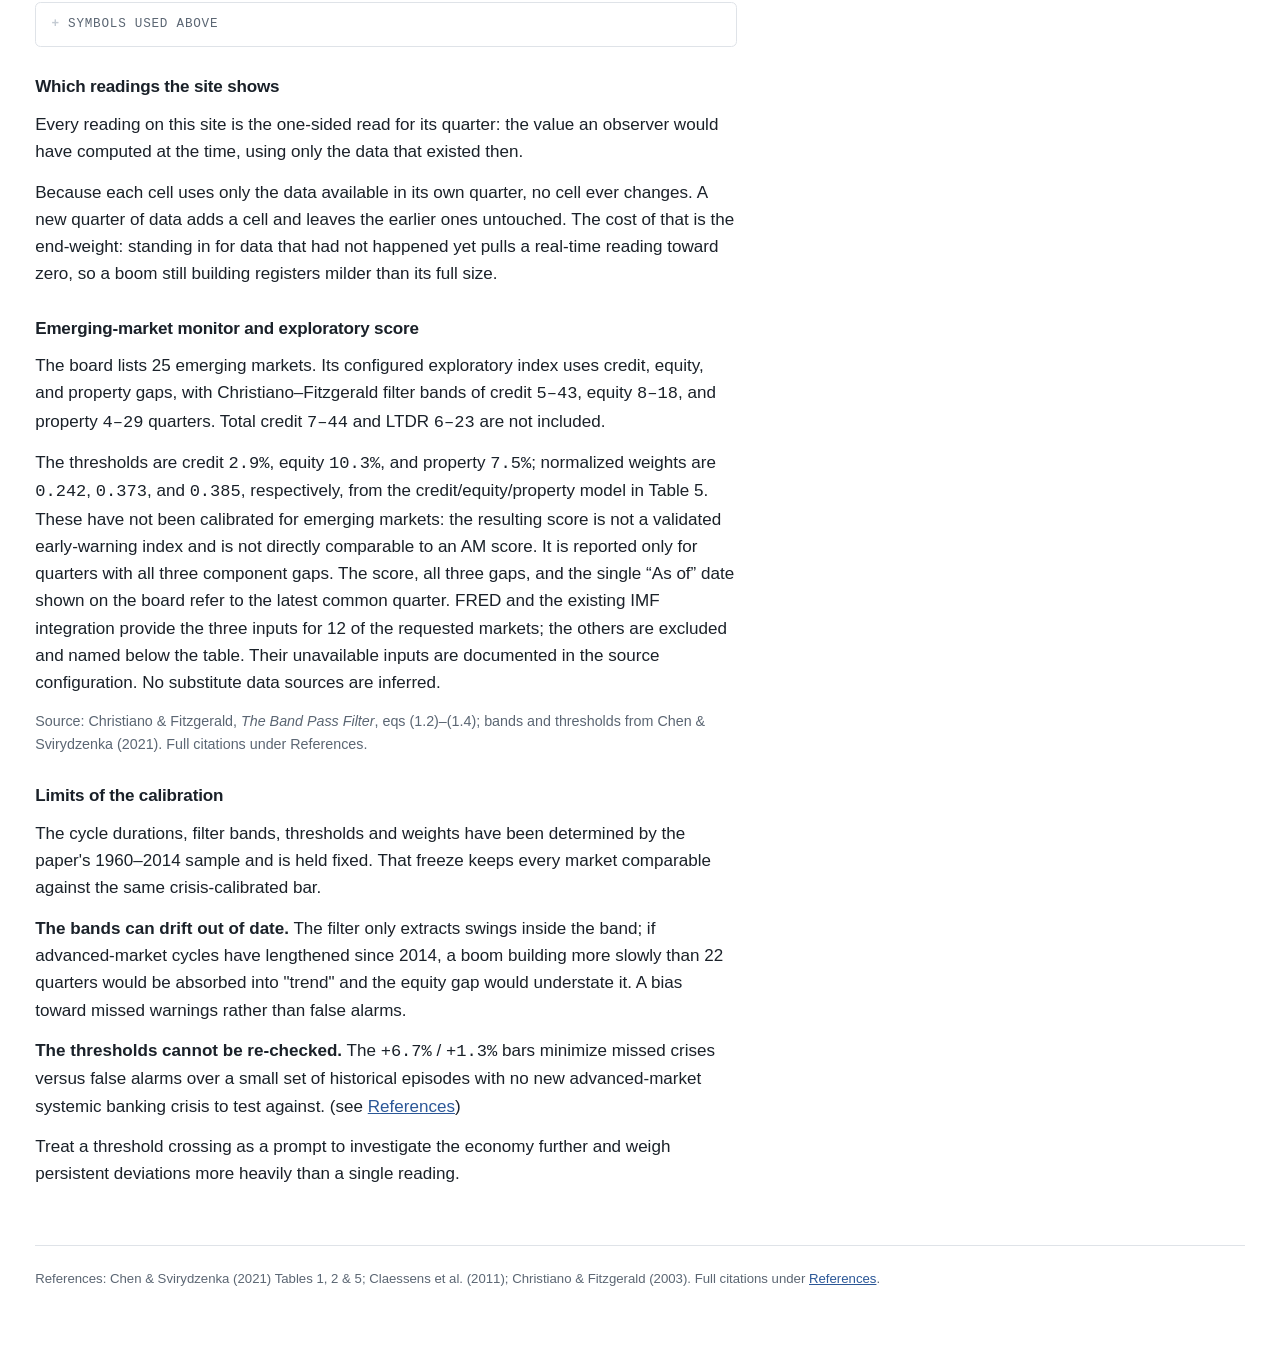
<file: docs/methodology.html>
<!doctype html>
<html lang="en">
<head>
<meta charset="utf-8">
<meta name="viewport" content="width=device-width,initial-scale=1">
<title>Methodology — Advanced-Market Overheating Index</title>
<link rel="icon" href="data:image/svg+xml,<svg xmlns=%22http://www.w3.org/2000/svg%22 viewBox=%220 0 100 100%22><text y=%22.9em%22 font-size=%2290%22>🌡️</text></svg>">
<link rel="stylesheet" href="styles.css">
</head>
<body>
<main class="wrap">
  <div class="mast">
    <div class="kicker">Financial-cycle early warning &middot; Advanced markets</div>
    <h1>Advanced-Market Overheating Index</h1>
    <nav class="tabs">
      <a class="tab" href="index.html">Board</a>
      <a class="tab" href="index.html#emerging">Emerging markets</a>
      <a class="tab" href="about.html">About</a>
      <a class="tab active" href="methodology.html">Methodology</a>
      <a class="tab" href="references.html">References</a>
    </nav>
  </div>

  <!-- ===================== METHODOLOGY ===================== -->
  <div class="view active" id="method">
    <section style="margin-top:26px">
      <div class="prose">
        <h2>Methodology</h2>
        <p>Every number on the board is produced by the same process, run country by country.
          It is a live-data replication of the Advanced-Market track of Chen &amp;
          Svirydzenka (2021). The six steps below run in order.</p>

        <h3>1. Assembling the series</h3>
        <p>Each economy contributes three series: seasonally-adjusted <b>real GDP</b>, a
          <b>share-price index</b>, and <b>CPI</b>. Monthly CPI is averaged to quarters, then
          used to deflate share prices into real equity prices.</p>

        <h3>2. Removing the drift</h3>
        <p>Both series grow over the long run, and that steady growth would otherwise be read
          as part of the cycle. So it comes out first: the average growth per quarter is
          measured across the whole sample, and the straight line it describes is subtracted,
          leaving a series that ends at the level it began. Everything after works on
          that drift-adjusted series.</p>
        <details class="math">
          <summary>The drift adjustment</summary>
          <p>Call the raw log series <i>w</i><sub>t</sub>. Its average growth per quarter,
            <span class="eq">&mu;&#770;</span>, is read off the two end points, and is then
            removed cumulatively: nothing at the first observation, one
            <span class="eq">&mu;&#770;</span> at the second, two at the third, and so on to
            the end of the sample.</p>
          <div class="eqbox"><span class="eq">
            <span>&mu;&#770; <span class="op">=</span> <span class="frac"><span class="fn"><i>w</i><sub>T</sub> &minus; <i>w</i><sub>1</sub></span><span class="fd"><i>T</i> &minus; 1</span></span></span>
            <span style="margin-left:22px"><i>x</i><sub>t</sub> <span class="op">=</span> <i>w</i><sub>t</sub> &minus; (<i>t</i> &minus; 1)&mu;&#770;</span>
          </span></div>
          <p>Behind that estimate is an assumption that the raw series is a random walk
            with drift, each quarter&#39;s value being the last one plus a fixed step
            <span class="eq">&mu;</span> plus a zero-mean disturbance
            <i>u</i><sub>t</sub>.</p>
          <div class="eqbox"><span class="eq">
            <span><i>w</i><sub>t</sub> <span class="op">=</span> &mu; <span class="op">+</span>
              <i>w</i><sub>t&minus;1</sub> <span class="op">+</span> <i>u</i><sub>t</sub></span>
          </span></div>
          <p class="muted">Because the series is in logs, the straight line it describes is
            steady growth. This is Christiano &amp; Fitzgerald&#39;s own drift adjustment, set
            out in footnote&nbsp;7 on page&nbsp;4 of <em>The Band Pass Filter</em>.</p>
        </details>

        <h3>3. Choosing the band</h3>
        <p>The filter has to be told which cycle lengths to keep. Those bands are taken
          unchanged from Chen &amp; Svirydzenka (2021): equity
          <span class="mono">8&ndash;22</span> quarters, GDP <span class="mono">3&ndash;51</span>
          quarters. A single band covers the whole advanced-market group, so every market on the
          board is filtered identically. The derivation is in its Tables&nbsp;1 and&nbsp;2 (see
          <a href="references.html">References</a>).</p>
        <details class="math">
          <summary>Converting the band to frequencies</summary>
          <p>The band is a pair of periods, <i>p</i><sub>l</sub> (shortest) and
            <i>p</i><sub>u</sub> (longest), in quarters. The filter works in angular
            frequencies, so they are converted:</p>
          <div class="eqbox"><span class="eq">
            <span><i>a</i> <span class="op">=</span> <span class="frac"><span class="fn">2&pi;</span><span class="fd"><i>p</i><sub>u</sub></span></span></span>
            <span style="margin-left:18px"><i>b</i> <span class="op">=</span> <span class="frac"><span class="fn">2&pi;</span><span class="fd"><i>p</i><sub>l</sub></span></span></span>
          </span></div>
        </details>

        <h3>4. Applying the filter</h3>
        <p>The <b>Christiano&ndash;Fitzgerald band-pass filter</b> separates each series into two
          parts. The <em>cyclical swing</em> is the movement whose length falls inside the band
          above. Everything else is the <em>slow trend</em>: drift too slow to fit in the band,
          along with wobble too fast for it.</p>
        <p>A trend sits best through a point when the series can be seen on both sides of it,
          but in real time the future side does not exist yet. So the filter is run in its
          <em>one-sided</em> form, which uses only the data up to the quarter being measured and
          leans on an end-weight to stand in for the rest.</p>
        <details class="math">
          <summary>The filter weights, and the two-sided and one-sided forms</summary>
          <p>The filter is a set of weights applied to neighbouring quarters:</p>
          <div class="eqbox"><span class="eq">
            <span><i>B</i><sub>0</sub> <span class="op">=</span> <span class="frac"><span class="fn"><i>b</i> &minus; <i>a</i></span><span class="fd">&pi;</span></span></span>
            <span style="margin-left:18px"><i>B</i><sub>j</sub> <span class="op">=</span> <span class="frac"><span class="fn">sin(<i>jb</i>) &minus; sin(<i>ja</i>)</span><span class="fd">&pi;<i>j</i></span></span></span>
            <span class="op">,</span><span><i>j</i> &ge; 1</span>
          </span></div>
          <p>With hindsight (<em>two-sided</em>), the cycle at quarter
            <span class="eq"><i>t</i></span> is a weighted sum of the data on <em>both</em>
            sides of it:</p>
          <div class="eqbox"><span class="eq">
            <span>&#375;<sub>t</sub></span> <span class="op">=</span>
            <span><i>B</i><sub>0</sub><i>x</i><sub>t</sub></span> <span class="op">+</span>
            <span class="sum">&Sigma;<span class="lim"><span><i>T</i>&minus;1&minus;<i>t</i></span><span><i>j</i>=1</span></span></span>
            <span><i>B</i><sub>j</sub><i>x</i><sub>t+j</sub></span> <span class="op">+</span>
            <span><i>B</i>&#771;<sub>T&minus;t</sub><i>x</i><sub>T</sub></span> <span class="op">+</span>
            <span class="sum">&Sigma;<span class="lim"><span><i>t</i>&minus;2</span><span><i>j</i>=1</span></span></span>
            <span><i>B</i><sub>j</sub><i>x</i><sub>t&minus;j</sub></span> <span class="op">+</span>
            <span><i>B</i>&#771;<sub>t&minus;1</sub><i>x</i><sub>1</sub></span>
          </span></div>
          <p>The <em>one-sided</em> form is the same filter with the forward terms dropped at
            the latest quarter <span class="eq"><i>T</i></span>. The weight on the current
            observation halves and the end-weight takes up the remainder:</p>
          <div class="eqbox"><span class="eq">
            <span>&#375;<sub>T</sub></span> <span class="op">=</span>
            <span><span class="frac"><span class="fn">1</span><span class="fd">2</span></span><i>B</i><sub>0</sub><i>x</i><sub>T</sub></span> <span class="op">+</span>
            <span class="sum">&Sigma;<span class="lim"><span><i>T</i>&minus;2</span><span><i>j</i>=1</span></span></span>
            <span><i>B</i><sub>j</sub><i>x</i><sub>T&minus;j</sub></span> <span class="op">+</span>
            <span><i>B</i>&#771;<sub>T&minus;1</sub><i>x</i><sub>1</sub></span>
          </span></div>
          <p>The end-weight <span class="eq"><i>B</i>&#771;</span> is what stands in for the
            data past the edge of the sample. It is the sum of every weight that would have
            fallen beyond that edge, applied in a single lump to the boundary observation.
            Since the full set of weights sums to zero, that leftover tail can be written using
            only the weights you have:</p>
          <div class="eqbox"><span class="eq">
            <span><i>B</i>&#771;<sub>k</sub> <span class="op">=</span>
              &minus;<span class="frac"><span class="fn">1</span><span class="fd">2</span></span><i>B</i><sub>0</sub>
              <span class="op">&minus;</span>
              <span class="sum">&Sigma;<span class="lim"><span><i>k</i>&minus;1</span><span><i>j</i>=1</span></span></span>
              <i>B</i><sub>j</sub></span>
          </span></div>
          <p class="muted">Where <span class="eq"><i>k</i></span> is the boundary
            observation&#39;s distance in quarters. Christiano &amp; Fitzgerald set this out in
            footnote&nbsp;3 on page&nbsp;2 of <em>The Band Pass Filter</em>, with the one-sided
            case <span class="eq"><i>B</i>&#771;<sub>T&minus;1</sub></span> in footnote&nbsp;4
            on page&nbsp;3.</p>
        </details>

        <h3>5. The gap</h3>
        <p>The cyclical swing, multiplied by 100, is the <b>gap</b>: how far a series sits from
          its own calculated trend, in percent. This is the number plotted on every chart.</p>
        <div class="eqbox"><span class="eq">
          <span>gap<sub>t</sub> <span class="op">=</span> 100 &times; &#375;<sub>t</sub></span>
        </span></div>

        <h3>6. From gap to signal</h3>
        <p>Each gap is then compared with the threshold the paper calibrated for it: equity
          +6.7%, output +1.3% giving.</p>
        <details class="math">
          <summary>Symbols used above</summary>
          <table class="vars">
            <tbody>
              <tr><td><i>w</i><sub>t</sub></td><td>the log, inflation-adjusted series at quarter <i>t</i> (i.e. log real equity price)</td></tr>
              <tr><td><i>x</i><sub>t</sub></td><td>the same series with the drift line removed. What is applied to the filter</td></tr>
              <tr><td>&mu;</td><td>the drift: the series&#39; true average growth per quarter, in log points</td></tr>
              <tr><td>&mu;&#770;</td><td>the estimate of that drift, read off the first and last observations</td></tr>
              <tr><td><i>u</i><sub>t</sub></td><td>the zero-mean disturbance in quarter <i>t</i></td></tr>
              <tr><td><i>t</i>,&nbsp;<i>T</i></td><td>the quarter being evaluated, and the total number of quarters in the sample</td></tr>
              <tr><td>&#375;<sub>t</sub></td><td>the extracted cyclical component at <i>t</i>, i.e. the gap before &times;100</td></tr>
              <tr><td><i>p</i><sub>l</sub>,&nbsp;<i>p</i><sub>u</sub></td><td>shortest / longest cycle length kept, in quarters (equity 8 / 22; output 3 / 51)</td></tr>
              <tr><td><i>a</i>,&nbsp;<i>b</i></td><td>the band edges as angular frequencies</td></tr>
              <tr><td><i>B</i><sub>0</sub></td><td>filter weight on the quarter being evaluated</td></tr>
              <tr><td><i>B</i><sub>j</sub></td><td>filter weight on the quarter <i>j</i> steps away</td></tr>
              <tr><td><i>B</i>&#771;<sub>k</sub></td><td>end-of-sample correction weight on a boundary observation <i>k</i> quarters away</td></tr>
            </tbody>
          </table>
        </details>

        <h3>Which readings the site shows</h3>
        <p>Every reading on this site is the one-sided read for its quarter: the value an
          observer would have computed at the time, using only the data that existed then.</p>
        <p>Because each cell uses only the data available in its own quarter, no cell ever
          changes. A new quarter of data adds a cell and leaves the earlier ones untouched.
          The cost of that is the end-weight: standing in for data that had not happened yet
          pulls a real-time reading toward zero, so a boom still building registers milder
          than its full size.</p>

        <h3>Emerging-market monitor and exploratory score</h3>
        <p>The board lists 25 emerging markets. Its configured exploratory index uses
          credit, equity, and property gaps, with Christiano–Fitzgerald filter bands of
          credit <span class="mono">5–43</span>, equity <span class="mono">8–18</span>, and
          property <span class="mono">4–29</span> quarters. Total credit
          <span class="mono">7–44</span> and LTDR <span class="mono">6–23</span> are not
          included.</p>
        <p>The thresholds are credit <span class="mono">2.9%</span>, equity
          <span class="mono">10.3%</span>, and property <span class="mono">7.5%</span>;
          normalized weights are <span class="mono">0.242</span>,
          <span class="mono">0.373</span>, and <span class="mono">0.385</span>,
          respectively, from the credit/equity/property model in Table 5. These have not
          been calibrated for emerging markets: the resulting score is not a validated
          early-warning index and is not directly comparable to an AM score. It is reported
          only for quarters with all three component gaps. The score, all three gaps, and
          the single “As of” date shown on the board refer to the latest common quarter.
          FRED and the existing IMF integration provide the three inputs for 12 of the
          requested markets; the others are
          excluded and named below the table. Their unavailable inputs are documented in the
          source configuration. No substitute data sources are inferred.</p>

        <p class="muted" style="font-size:13px">Source: Christiano &amp; Fitzgerald,
          <em>The Band Pass Filter</em>, eqs (1.2)–(1.4); bands and thresholds from Chen &amp;
          Svirydzenka (2021). Full citations under References.</p>

        <h3>Limits of the calibration</h3>
        <p>The cycle durations, filter bands, thresholds
          and weights have been determined by the paper&#39;s 1960–2014 sample and is held
          fixed. That freeze keeps every market comparable against the same crisis-calibrated
          bar.</p>
        <p><b>The bands can drift out of date.</b> The filter only
          extracts swings inside the band; if advanced-market cycles have lengthened since
          2014, a boom building more slowly
          than 22 quarters would be absorbed into &quot;trend&quot; and the equity gap would
          understate it. A bias toward missed warnings rather than false alarms.</p>

        <p><b>The thresholds cannot be re-checked.</b> The <span class="mono">+6.7%</span> /
          <span class="mono">+1.3%</span> bars minimize missed crises versus false alarms over
          a small set of historical episodes with no new advanced-market
          systemic banking crisis to test against. (see <a href="references.html">References</a>)</p>
        <p>Treat a threshold crossing as a prompt to investigate the economy further and weigh persistent deviations more heavily than a single reading.</p>
      </div>
      <footer>
        <span>References: Chen &amp; Svirydzenka (2021) Tables 1, 2 &amp; 5; Claessens et
          al. (2011); Christiano &amp; Fitzgerald (2003). Full citations under <a href="references.html">References</a>.</span>
      </footer>
    </section>
  </div>
</main>
</body>
</html>
</file>
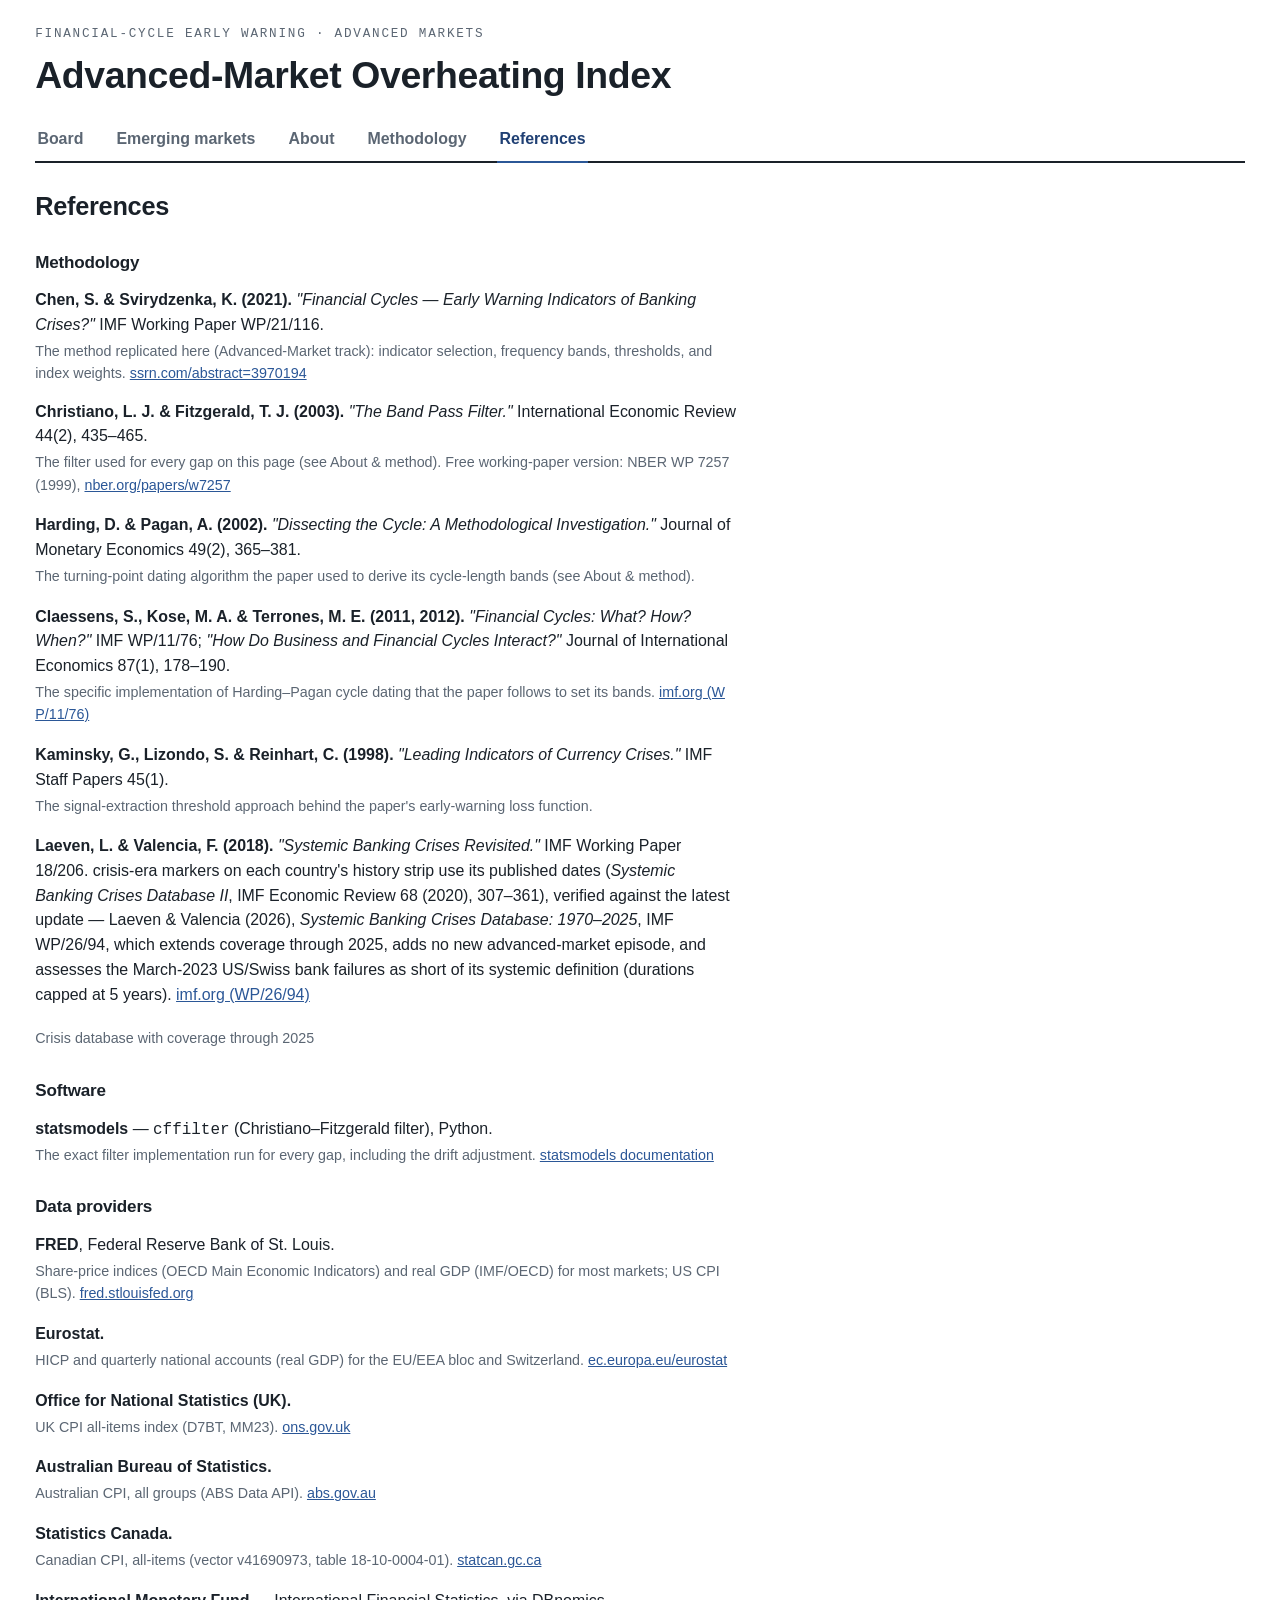
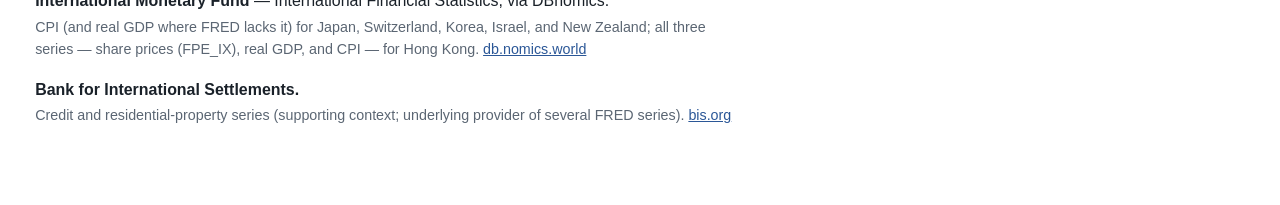
<file: docs/references.html>
<!doctype html>
<html lang="en">
<head>
<meta charset="utf-8">
<meta name="viewport" content="width=device-width,initial-scale=1">
<title>References — Advanced-Market Overheating Index</title>
<link rel="icon" href="data:image/svg+xml,<svg xmlns=%22http://www.w3.org/2000/svg%22 viewBox=%220 0 100 100%22><text y=%22.9em%22 font-size=%2290%22>🌡️</text></svg>">
<link rel="stylesheet" href="styles.css">
</head>
<body>
<main class="wrap">
  <div class="mast">
    <div class="kicker">Financial-cycle early warning &middot; Advanced markets</div>
    <h1>Advanced-Market Overheating Index</h1>
    <nav class="tabs">
      <a class="tab" href="index.html">Board</a>
      <a class="tab" href="index.html#emerging">Emerging markets</a>
      <a class="tab" href="about.html">About</a>
      <a class="tab" href="methodology.html">Methodology</a>
      <a class="tab active" href="references.html">References</a>
    </nav>
  </div>

  <!-- ===================== REFERENCES ===================== -->
  <div class="view active" id="refs">
    <section style="margin-top:26px">
      <div class="prose">
        <h2>References</h2>

        <h3>Methodology</h3>
        <ul class="reflist">
          <li><span class="who">Chen, S. &amp; Svirydzenka, K. (2021).</span>
            <span class="what">"Financial Cycles — Early Warning Indicators of Banking Crises?"</span>
            IMF Working Paper WP/21/116.
            <span class="note">The method replicated here (Advanced-Market track): indicator selection,
              frequency bands, thresholds, and index weights.
              <a href="https://ssrn.com/abstract=3970194">ssrn.com/abstract=3970194</a></span></li>
        </ul>

        <ul class="reflist">
          <li><span class="who">Christiano, L. J. &amp; Fitzgerald, T. J. (2003).</span>
            <span class="what">"The Band Pass Filter."</span>
            International Economic Review 44(2), 435–465.
            <span class="note">The filter used for every gap on this page (see About &amp; method).
              Free working-paper version: NBER WP 7257 (1999),
              <a href="https://www.nber.org/papers/w7257">nber.org/papers/w7257</a></span></li>
          <li><span class="who">Harding, D. &amp; Pagan, A. (2002).</span>
            <span class="what">"Dissecting the Cycle: A Methodological Investigation."</span>
            Journal of Monetary Economics 49(2), 365–381.
            <span class="note">The turning-point dating algorithm the paper used to derive its
              cycle-length bands (see About &amp; method).</span></li>
          <li><span class="who">Claessens, S., Kose, M. A. &amp; Terrones, M. E. (2011, 2012).</span>
            <span class="what">"Financial Cycles: What? How? When?"</span> IMF WP/11/76;
            <span class="what">"How Do Business and Financial Cycles Interact?"</span>
            Journal of International Economics 87(1), 178–190.
            <span class="note">The specific implementation of Harding–Pagan cycle dating that the
              paper follows to set its bands.
              <a href="https://www.imf.org/external/pubs/ft/wp/2011/wp1176.pdf">imf.org (WP/11/76)</a></span></li>
          <li><span class="who">Kaminsky, G., Lizondo, S. &amp; Reinhart, C. (1998).</span>
            <span class="what">"Leading Indicators of Currency Crises."</span>
            IMF Staff Papers 45(1).
            <span class="note">The signal-extraction threshold approach behind the paper's
              early-warning loss function.</span></li>
          <li><span class="who">Laeven, L. &amp; Valencia, F. (2018).</span>
            <span class="what">"Systemic Banking Crises Revisited."</span>
            IMF Working Paper 18/206.
              crisis-era markers on each country&#39;s history strip use its published dates
              (<em>Systemic Banking Crises Database II</em>, IMF Economic Review 68 (2020), 307–361),
              verified against the latest update — Laeven &amp; Valencia (2026),
              <em>Systemic Banking Crises Database: 1970–2025</em>, IMF WP/26/94, which extends
              coverage through 2025, adds no new advanced-market episode, and assesses the
              March-2023 US/Swiss bank failures as short of its systemic definition
              (durations capped at 5 years).
              <a href="https://www.imf.org/en/publications/wp/issues/2026/05/14/systemic-banking-crises-database-1970-2025-576036">imf.org (WP/26/94)</a></span></li>
              <span class="note">Crisis database with coverage through 2025</span></li>
        </ul>

        <h3>Software</h3>
        <ul class="reflist">
          <li><span class="who">statsmodels</span> — <span class="mono">cffilter</span>
            (Christiano–Fitzgerald filter), Python.
            <span class="note">The exact filter implementation run for every gap, including the drift
              adjustment.
              <a href="https://www.statsmodels.org/stable/generated/statsmodels.tsa.filters.cf_filter.cffilter.html">statsmodels documentation</a></span></li>
        </ul>

        <h3>Data providers</h3>
        <ul class="reflist">
          <li><span class="who">FRED</span>, Federal Reserve Bank of St. Louis.
            <span class="note">Share-price indices (OECD Main Economic Indicators) and real GDP
              (IMF/OECD) for most markets; US CPI (BLS).
              <a href="https://fred.stlouisfed.org">fred.stlouisfed.org</a></span></li>
          <li><span class="who">Eurostat.</span>
            <span class="note">HICP and quarterly national accounts (real GDP) for the EU/EEA bloc
              and Switzerland. <a href="https://ec.europa.eu/eurostat">ec.europa.eu/eurostat</a></span></li>
          <li><span class="who">Office for National Statistics (UK).</span>
            <span class="note">UK CPI all-items index (D7BT, MM23).
              <a href="https://www.ons.gov.uk">ons.gov.uk</a></span></li>
          <li><span class="who">Australian Bureau of Statistics.</span>
            <span class="note">Australian CPI, all groups (ABS Data API).
              <a href="https://www.abs.gov.au">abs.gov.au</a></span></li>
          <li><span class="who">Statistics Canada.</span>
            <span class="note">Canadian CPI, all-items (vector v41690973, table 18-10-0004-01).
              <a href="https://www150.statcan.gc.ca/t1/tbl1/en/tv.action?pid=1810000401">statcan.gc.ca</a></span></li>
          <li><span class="who">International Monetary Fund</span> — International Financial
            Statistics, via DBnomics.
            <span class="note">CPI (and real GDP where FRED lacks it) for Japan, Switzerland, Korea,
              Israel, and New Zealand; all three series — share prices (FPE_IX), real GDP, and CPI —
              for Hong Kong. <a href="https://db.nomics.world">db.nomics.world</a></span></li>
          <li><span class="who">Bank for International Settlements.</span>
            <span class="note">Credit and residential-property series (supporting context; underlying
              provider of several FRED series). <a href="https://www.bis.org">bis.org</a></span></li>
        </ul>
      </div>
    </section>
  </div>
</main>
</body>
</html>
</file>
<file: docs/styles.css>
:root{
  color-scheme:light;
  --bg:#ffffff; --surface:#ffffff; --surface-2:#f4f6f8; --ink:#1a2129; --muted:#5b6673;
  --border:#dfe3e8; --border-strong:#c4cbd3;
  --calm:#7a828c; --heat-1:#b8701c; --heat-2:#a4323f; --data:#2b5797;
  --accent:#2b5797; --accent-ink:#204074;
  --zone:rgba(184,112,28,.10); --grid:rgba(26,33,41,.07);
  --sans:"Helvetica Neue",Helvetica,Arial,system-ui,-apple-system,sans-serif;
  --mono:ui-monospace,"SF Mono",SFMono-Regular,Menlo,Consolas,monospace;
}
*{box-sizing:border-box}
body{margin:0;background:var(--bg);color:var(--ink);font-family:var(--sans);
  line-height:1.6;-webkit-font-smoothing:antialiased;font-size:15.5px}
.wrap{max-width:1440px;margin:0 auto;padding:0 clamp(16px,4vw,32px) 72px;zoom:1.1}
h1,h2,h3{font-weight:600;text-wrap:balance;line-height:1.2;margin:0;letter-spacing:-.01em}
h1{font-size:clamp(25px,4vw,34px)}
h2{font-size:clamp(19px,2.6vw,23px)}
h3{font-size:15.5px;font-weight:700}
p{margin:0}
a{color:var(--accent)}
.eyebrow{font-family:var(--mono);font-size:11.5px;letter-spacing:.14em;text-transform:uppercase;
  color:var(--muted);margin:0 0 12px}
.lede{font-size:16px;color:var(--muted);max-width:72ch;margin:12px 0 0}
.mono{font-family:var(--mono);font-variant-numeric:tabular-nums}

/* masthead + tabs */
.mast{border-bottom:2px solid var(--ink);margin-bottom:6px;padding:22px 0 0}
.mast .kicker{font-family:var(--mono);font-size:11.5px;letter-spacing:.14em;text-transform:uppercase;color:var(--muted)}
.mast h1{margin-top:8px;margin-bottom:16px}
.tabs{display:flex;gap:0}
.tab{appearance:none;background:none;border:0;border-bottom:2px solid transparent;margin-bottom:-2px;
  font:inherit;font-weight:600;font-size:14.5px;color:var(--muted);padding:9px 2px;margin-right:26px;cursor:pointer}
.tab:hover{color:var(--ink)}
.tab.active{color:var(--accent-ink);border-bottom-color:var(--accent)}

section{margin-top:clamp(30px,5vw,44px)}
.sec-head{max-width:72ch;margin-bottom:18px}
.sec-head p{color:var(--muted);margin-top:8px}
.view{display:none} .view.active{display:block}

/* country board table */
.boardnote{font-size:13.5px;color:var(--muted);max-width:80ch;margin-top:12px}
.boardnote b{color:var(--ink)}
table.board{width:100%;border-collapse:collapse;font-size:14.5px;margin-top:18px}
table.board thead th{font-size:11px;letter-spacing:.06em;text-transform:uppercase;color:var(--muted);
  font-weight:600;text-align:left;padding:0 12px 9px;border-bottom:1px solid var(--border-strong);
  cursor:pointer;user-select:none;white-space:nowrap}
table.board thead th.r{text-align:right}
table.board thead th:hover{color:var(--ink)}
table.board thead th.sorted{color:var(--ink)}
table.board thead th.sorted::after{content:"↓";margin-left:5px;font-size:10px}
table.board thead th.sorted[aria-sort="ascending"]::after{content:"↑"}
table.board td{padding:9px 12px;border-bottom:1px solid var(--border)}
table.board tbody tr{cursor:pointer;transition:background .12s}
table.board tbody tr:hover{background:var(--surface-2)}
table.board tbody tr:focus-visible{outline:2px solid var(--accent);outline-offset:-2px}
table.board td.nm{font-weight:600}
table.board td.num,table.board td.oi{font-family:var(--mono);font-variant-numeric:tabular-nums;
  text-align:right;white-space:nowrap}
table.board td.oi{font-weight:600}
table.board td.q{font-family:var(--mono);font-size:11.5px;color:var(--muted);text-align:right}
@media (max-width:560px){
  table.board{font-size:13.5px}
  table.board td,table.board thead th{padding-left:7px;padding-right:7px}
}
.cap{font-size:12.5px;color:var(--muted);margin-top:16px;max-width:74ch}

/* detail view */
.backbtn{background:none;border:0;color:var(--accent);font:inherit;font-size:14px;cursor:pointer;
  display:inline-flex;align-items:center;gap:7px;padding:6px 0;margin:8px 0 2px}
.backbtn:hover{text-decoration:underline}
.verdict{margin-top:8px;background:var(--surface);border:1px solid var(--border);border-radius:5px;
  padding:clamp(18px,3vw,26px);display:grid;grid-template-columns:auto 1fr;gap:clamp(20px,4vw,38px);align-items:center}
.verdict.emerging{grid-template-columns:1fr}
.dial{display:flex;flex-direction:column;align-items:center;gap:9px;min-width:120px}
.dial .num{font-family:var(--mono);font-size:46px;font-weight:600;line-height:1;letter-spacing:-.02em}
.vbody h2{margin-bottom:16px}
.readouts{display:flex;flex-wrap:wrap;gap:10px}
.readout{background:var(--surface-2);border:1px solid var(--border);border-radius:4px;padding:10px 13px;flex:1;min-width:150px}
.readout .k{font-size:11.5px;color:var(--muted);margin-bottom:5px}
.readout .v{font-family:var(--mono);font-variant-numeric:tabular-nums;font-size:18px;font-weight:600}
.readout .v small{font-size:11.5px;font-weight:500;color:var(--muted)}

figure{margin:0;background:var(--surface);border:1px solid var(--border);border-radius:5px;
  padding:clamp(15px,2.4vw,20px);overflow:hidden}
figure+figure{margin-top:14px}
.fig-head{display:flex;justify-content:space-between;align-items:baseline;gap:16px;flex-wrap:wrap;margin-bottom:4px}
.fig-title{font-weight:700;font-size:14.5px}
.fig-note{font-size:12px;color:var(--muted)}
.chart{width:100%;height:auto;display:block;overflow:visible}
#strip{overflow-x:auto;padding-bottom:2px}
.stripchart{display:block}
.strip-legend{display:flex;gap:16px;flex-wrap:wrap;margin-top:13px;font-size:12px;color:var(--muted)}
.strip-legend span{display:inline-flex;align-items:center;gap:7px}
.swatch{width:11px;height:11px;border-radius:2px;display:inline-block}
.swatch-line{width:18px;height:3.5px;border-radius:1px;display:inline-block;background:var(--ink);opacity:.8}
.swatch-dots{width:18px;height:0;display:inline-block;border-top:2px dotted var(--border-strong)}

/* about / method */
.prose{max-width:74ch}
.prose p{margin-top:12px;color:var(--ink)}
.prose h3{margin-top:28px;color:var(--ink)}
.prose .muted{color:var(--muted)}
table.defs{width:100%;border-collapse:collapse;font-size:14px;margin-top:14px}
table.defs th,table.defs td{text-align:left;padding:9px 12px;border-bottom:1px solid var(--border);vertical-align:top}
table.defs thead th{font-size:11.5px;letter-spacing:.04em;text-transform:uppercase;color:var(--muted);font-weight:600}
table.defs td.num{font-family:var(--mono);font-variant-numeric:tabular-nums;white-space:nowrap}
.eqbox{background:var(--surface-2);border:1px solid var(--border);border-radius:5px;
  padding:14px 18px;margin:16px 0;font-family:var(--mono);font-size:14px;overflow-x:auto}
.eqbox .lbl{color:var(--muted);font-size:12px;margin-bottom:6px;font-family:var(--mono)}
/* serif math for the filter formulas */
.eq{display:inline-flex;align-items:center;gap:10px;min-width:min-content;white-space:nowrap;
  font-family:Georgia,"Times New Roman",serif;font-size:16.5px;color:var(--ink)}
.eq i{font-style:italic}
.eq sub,.eq sup{font-size:.68em;font-style:italic}
.eq .op{color:var(--muted)}
.frac{display:inline-flex;flex-direction:column;text-align:center;margin:0 .15em;vertical-align:middle}
.frac .fn{padding:0 .45em 2px}
.frac .fd{border-top:1.3px solid currentColor;padding:2px .45em 0}
.sum{display:inline-flex;align-items:center}
.sum .lim{display:inline-flex;flex-direction:column;font-size:.55em;line-height:1.15;
  font-style:italic;margin-left:2px;text-align:center}
table.vars{width:100%;border-collapse:collapse;font-size:14px;margin-top:8px}
table.vars td{padding:7px 10px;border-bottom:1px solid var(--border);vertical-align:top}
table.vars td:first-child{font-family:Georgia,serif;font-style:italic;white-space:nowrap;width:1%;
  padding-right:24px;color:var(--ink)}
table.vars td:last-child{color:var(--muted)}
table.vars sub{font-style:italic}
/* collapsible math */
details.math{border:1px solid var(--border);border-radius:5px;margin:16px 0}
details.math>summary{cursor:pointer;list-style:none;padding:10px 14px;font-family:var(--mono);
  font-size:11.5px;letter-spacing:.06em;text-transform:uppercase;color:var(--muted)}
details.math>summary::-webkit-details-marker{display:none}
details.math>summary::before{content:"+";display:inline-block;width:15px;
  color:var(--border-strong);font-weight:700}
details.math[open]>summary::before{content:"\2013"}
details.math>summary:hover{color:var(--ink)}
details.math[open]>summary{border-bottom:1px solid var(--border)}
details.math>*:not(summary){padding-left:14px;padding-right:14px}
details.math>*:last-child{padding-bottom:4px}
details.math .eqbox{margin:14px 0}
details.math table.vars{width:calc(100% - 28px)}
/* references */
.reflist{list-style:none;padding:0;margin:14px 0 0;display:flex;flex-direction:column;gap:16px;max-width:78ch}
.reflist li{padding-left:0;font-size:14.5px;line-height:1.55}
.reflist .who{font-weight:600}
.reflist .what{font-style:italic}
.reflist .note{display:block;color:var(--muted);font-size:13px;margin-top:2px}
.reflist a{word-break:break-all}
.callout{background:var(--surface-2);border:1px solid var(--border);border-left:3px solid var(--accent);
  border-radius:4px;padding:14px 16px;font-size:13.5px;margin-top:16px;max-width:78ch}

footer{margin-top:52px;padding-top:20px;border-top:1px solid var(--border);
  font-size:12px;color:var(--muted);display:flex;justify-content:space-between;gap:16px;flex-wrap:wrap}

#tt{position:fixed;pointer-events:none;z-index:50;background:var(--surface);border:1px solid var(--border-strong);
  border-radius:4px;padding:7px 10px;font-size:12px;box-shadow:0 4px 16px rgba(0,0,0,.14);opacity:0;
  transition:opacity .08s;font-family:var(--mono);font-variant-numeric:tabular-nums;white-space:nowrap;font-size:13px}
#tt .tq{color:var(--muted);margin-bottom:3px;font-size:12px}
#qmenu{position:fixed;z-index:60;background:var(--surface);border:1px solid var(--border-strong);
  border-radius:5px;padding:12px 15px;box-shadow:0 6px 24px rgba(0,0,0,.16);display:none;
  min-width:240px;font-size:13.5px}
#qmenu .tq{font-family:var(--mono);font-variant-numeric:tabular-nums;font-size:11.5px;
  color:var(--muted);margin-bottom:7px}
#qmenu a{display:block;padding:3.5px 0;color:var(--accent);text-decoration:none}
#qmenu a:hover{text-decoration:underline}
#qmenu .cx{color:var(--muted);font-size:12px;margin-top:7px;border-top:1px solid var(--border);padding-top:7px}
:focus-visible{outline:2px solid var(--accent);outline-offset:2px;border-radius:2px}
@media (max-width:600px){ .verdict{grid-template-columns:1fr} }
@media (prefers-reduced-motion:reduce){*{transition:none!important}}
a.tab{text-decoration:none}
</file>
